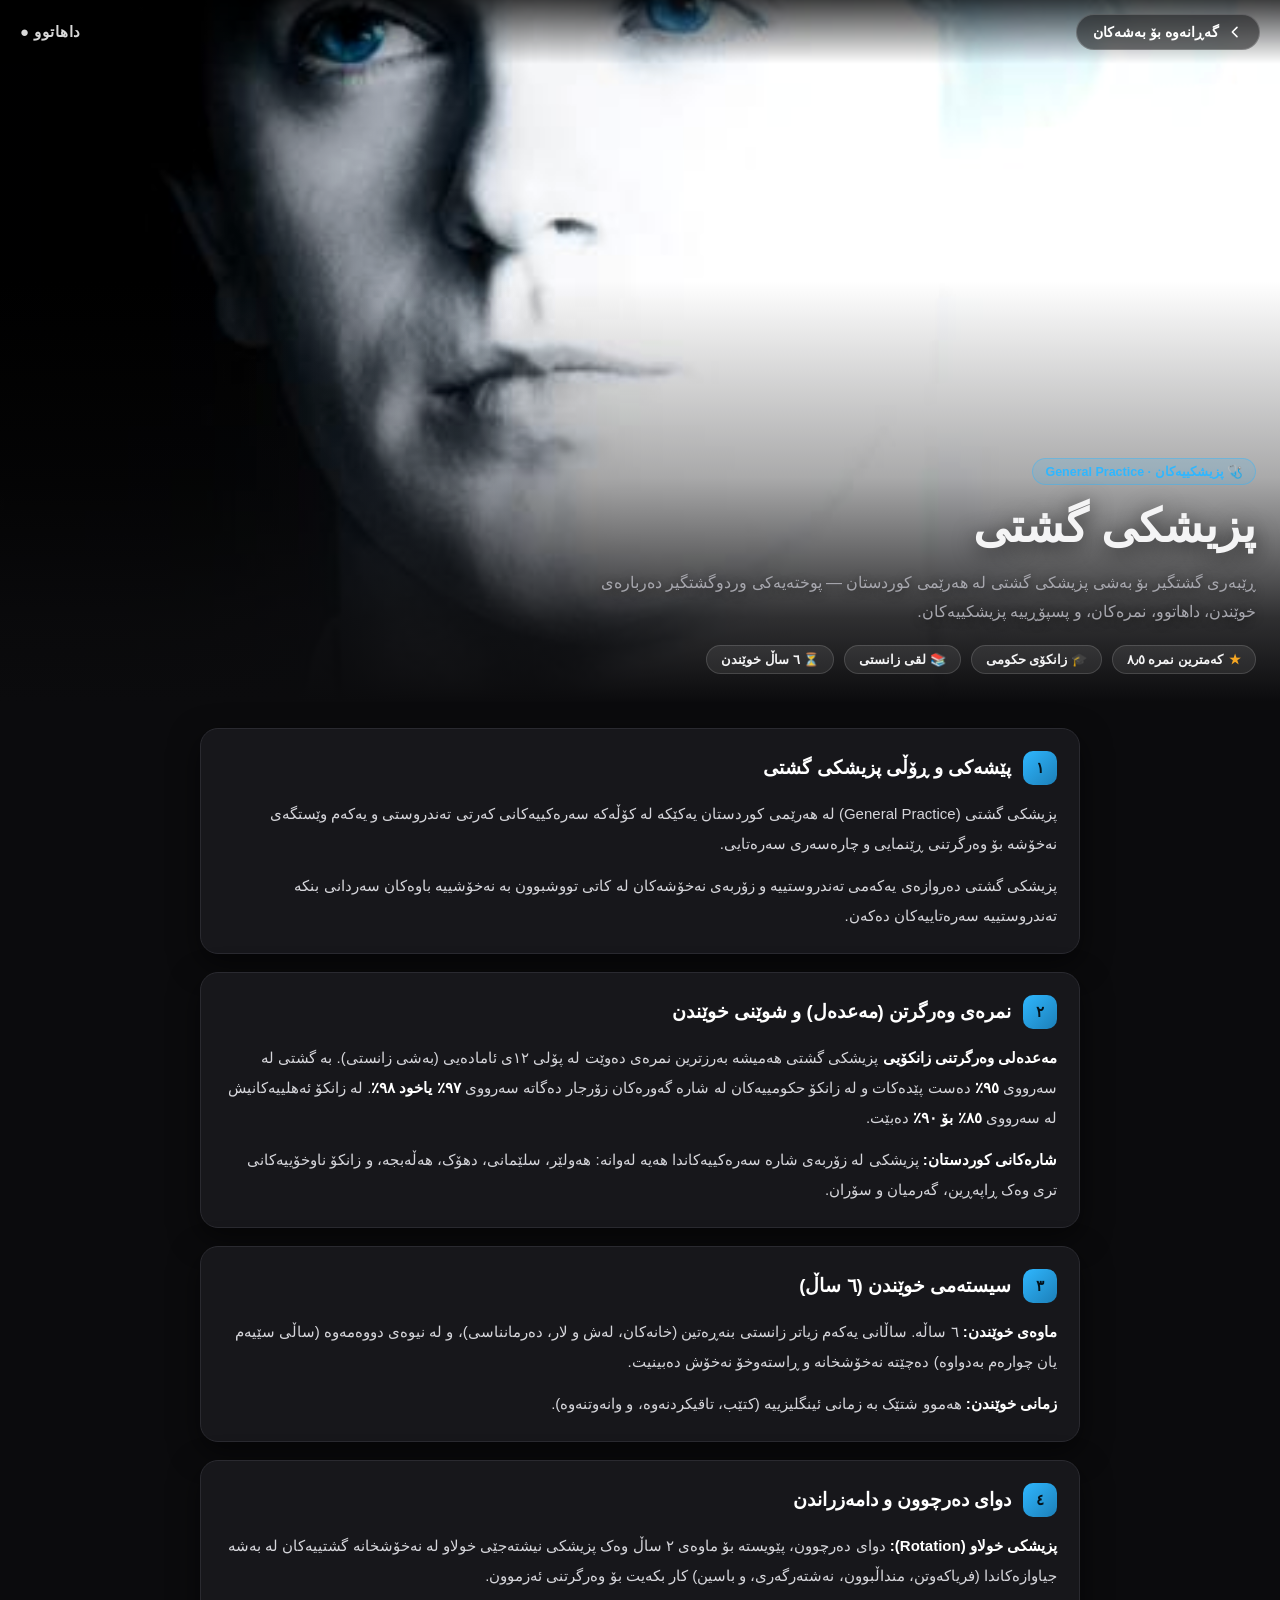
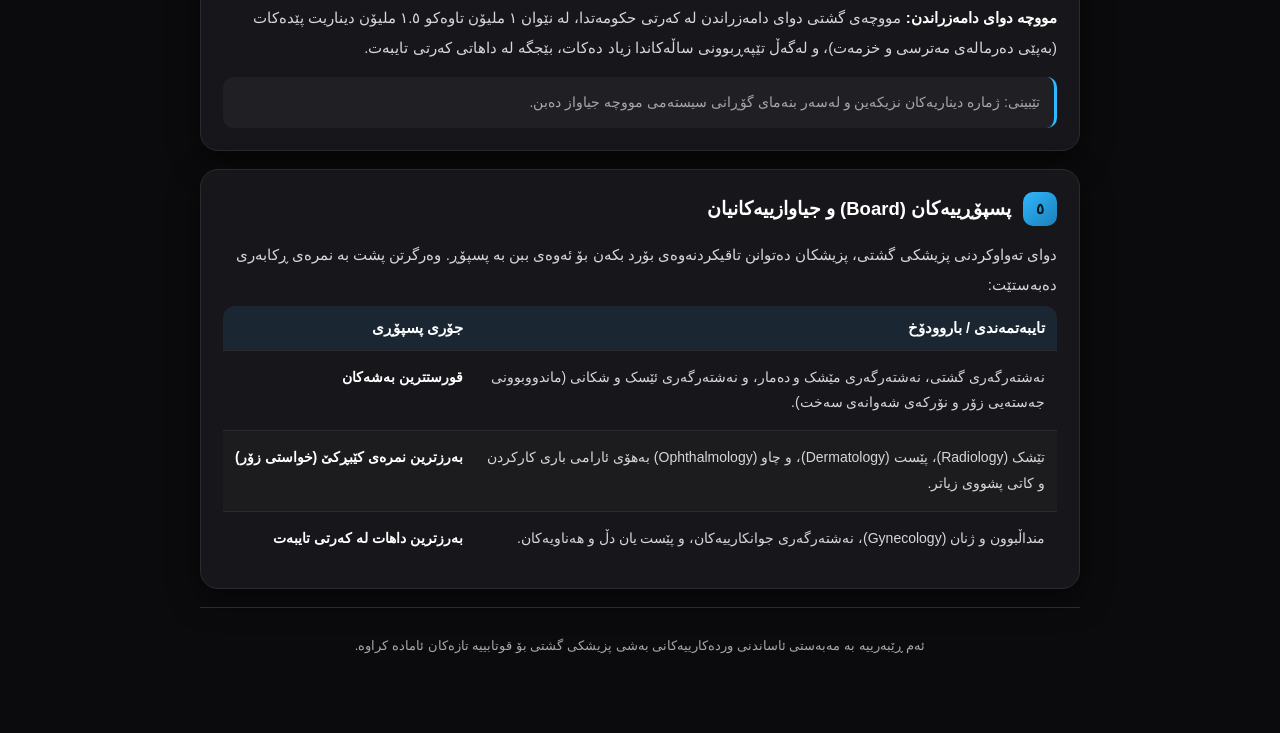
<file: medicine.html>
<!DOCTYPE html>
<html lang="ckb" dir="rtl">
<head>
<meta charset="UTF-8">
<meta name="viewport" content="width=device-width, initial-scale=1.0">
<title>پزیشکی گشتی | داهاتوو</title>
<style>
  :root{
    --bg:#0b0b0d;
    --surface:#17171b;
    --surface-2:#1f1f24;
    --text:#f4f4f5;
    --text-dim:#a6a6ad;
    --border:#2a2a30;
    --accent:#2fb7ff;
    --accent-2:#f5a623;
    --shadow: 0 10px 30px rgba(0,0,0,0.5);
  }
  *{box-sizing:border-box;}
  html,body{margin:0;padding:0;}
  body{
    font-family:"Segoe UI", Tahoma, "Noto Naskh Arabic", "Arial", sans-serif;
    background:var(--bg);
    color:var(--text);
    min-height:100vh;
  }
  a{color:inherit; text-decoration:none;}

  /* ===== TOP NAV ===== */
  .topnav{
    position:fixed; top:0; right:0; left:0; z-index:50;
    display:flex; align-items:center; justify-content:space-between;
    padding:14px 20px;
    background:linear-gradient(to bottom, rgba(0,0,0,0.75), rgba(0,0,0,0));
  }
  .back-btn{
    display:flex; align-items:center; gap:8px;
    background:rgba(20,20,22,0.55);
    border:1px solid rgba(255,255,255,0.18);
    backdrop-filter:blur(6px);
    color:#fff; font-weight:700; font-size:14px;
    padding:9px 16px; border-radius:30px;
  }
  .back-btn:hover{ background:rgba(40,40,44,0.75); }
  .topnav .brand{ font-weight:800; font-size:15px; letter-spacing:.5px; color:#fff; opacity:.85; }

  /* ===== HERO ===== */
  .hero{
    position:relative;
    width:100%;
    aspect-ratio:16/10;
    max-height:78vh;
    overflow:hidden;
    background:#000;
  }
  .hero img{
    width:100%; height:100%; object-fit:cover; display:block;
    filter:saturate(1.05) contrast(1.02);
  }
  /* Big black shadow/gradient beneath the hero image, blending into the
     content area below it so the poster feels like it "melts" into the text. */
  .hero::after{
    content:"";
    position:absolute; inset:0;
    background:
      linear-gradient(to top, var(--bg) 0%, rgba(11,11,13,0.85) 12%, rgba(11,11,13,0.35) 32%, rgba(11,11,13,0) 60%),
      linear-gradient(to right, rgba(0,0,0,0.55) 0%, rgba(0,0,0,0) 40%);
    pointer-events:none;
  }
  .hero-content{
    position:absolute; right:0; left:0; bottom:0;
    padding:0 24px 28px;
    z-index:2;
  }
  .hero-badge{
    display:inline-flex; align-items:center; gap:6px;
    background:rgba(47,183,255,0.15);
    border:1px solid rgba(47,183,255,0.4);
    color:var(--accent);
    font-weight:700; font-size:12.5px;
    padding:5px 12px; border-radius:20px;
    margin-bottom:14px;
  }
  .hero-title{
    font-size:clamp(26px, 5vw, 46px);
    font-weight:800;
    margin:0 0 8px;
    text-shadow:0 4px 22px rgba(0,0,0,0.7);
  }
  .hero-sub{
    font-size:clamp(13.5px, 2vw, 16px);
    color:var(--text-dim);
    max-width:680px;
    line-height:1.8;
    text-shadow:0 2px 10px rgba(0,0,0,0.6);
  }
  .hero-meta{
    display:flex; flex-wrap:wrap; align-items:center; gap:10px;
    margin-top:18px;
  }
  .meta-pill{
    display:flex; align-items:center; gap:6px;
    background:rgba(255,255,255,0.08);
    border:1px solid rgba(255,255,255,0.14);
    padding:6px 14px; border-radius:20px;
    font-size:13px; font-weight:700;
  }
  .meta-pill .star{ color:var(--accent-2); }

  /* ===== BODY ===== */
  .body-wrap{
    max-width:920px; margin:0 auto; padding:8px 20px 70px;
  }
  .section-block{
    background:var(--surface);
    border:1px solid var(--border);
    border-radius:18px;
    padding:22px 22px;
    margin:18px 0;
    box-shadow:var(--shadow);
  }
  .section-num-row{
    display:flex; align-items:center; gap:12px; margin-bottom:14px;
  }
  .section-num{
    flex:0 0 auto;
    width:34px; height:34px; border-radius:10px;
    background:linear-gradient(135deg, var(--accent), #1c7fb8);
    color:#04121a; font-weight:800; font-size:15px;
    display:flex; align-items:center; justify-content:center;
  }
  .section-title{
    font-size:18.5px; font-weight:800; color:#fff;
  }
  .section-body{
    color:#d6d6db; font-size:15px; line-height:2;
  }
  .section-body p{ margin:0 0 12px; }
  .section-body p:last-child{ margin-bottom:0; }
  .section-body b, .section-body strong{ color:#fff; }
  .sub-note{
    margin-top:14px; padding:12px 14px;
    background:var(--surface-2);
    border-right:3px solid var(--accent);
    border-radius:10px;
    font-size:14px; color:var(--text-dim); line-height:1.9;
  }

  /* ===== TABLE ===== */
  .board-table{
    width:100%; border-collapse:collapse; margin-top:6px;
    font-size:14px; overflow:hidden; border-radius:12px;
  }
  .board-table th{
    background:#1a2733; color:#fff; font-weight:800;
    padding:14px 12px; text-align:right; font-size:14.5px;
  }
  .board-table td{
    padding:14px 12px; border-top:1px solid var(--border);
    color:#d6d6db; line-height:1.85; vertical-align:top;
  }
  .board-table tr:nth-child(even) td{ background:rgba(255,255,255,0.02); }
  .board-table td:last-child, .board-table th:last-child{
    font-weight:800; color:#fff; white-space:nowrap; width:190px;
  }

  /* ===== FOOTER NOTE ===== */
  .footer-note{
    text-align:center; color:var(--text-dim); font-size:13px;
    padding:30px 20px 10px; border-top:1px solid var(--border); margin-top:10px;
  }

  @media (max-width:640px){
    .hero{ aspect-ratio:3/4; max-height:66vh; }
    .board-table{ font-size:13px; }
    .board-table td:last-child, .board-table th:last-child{ width:130px; }
  }
</style>
</head>
<body>

<div class="topnav">
  <a class="back-btn" href="index.html">
    <svg width="16" height="16" viewBox="0 0 24 24" fill="none"><path d="M9 5l7 7-7 7" stroke="currentColor" stroke-width="2.3" stroke-linecap="round" stroke-linejoin="round" transform="rotate(180 12 12)"/></svg>
    <span>گەڕانەوە بۆ بەشەکان</span>
  </a>
  <div class="brand">داهاتوو ●</div>
</div>

<section class="hero">
  <img src="[data-uri]" alt="پزیشکی گشتی">
  <div class="hero-content">
    <div class="hero-badge">🩺 پزیشکییەکان · General Practice</div>
    <h1 class="hero-title">پزیشکی گشتی</h1>
    <p class="hero-sub">ڕێبەری گشتگیر بۆ بەشی پزیشکی گشتی لە هەرێمی کوردستان — پوختەیەکی وردوگشتگیر دەربارەی خوێندن، داهاتوو، نمرەکان، و پسپۆڕییە پزیشکییەکان.</p>
    <div class="hero-meta">
      <span class="meta-pill"><span class="star">★</span> کەمترین نمرە ٨٫٥</span>
      <span class="meta-pill">🎓 زانکۆی حکومی</span>
      <span class="meta-pill">📚 لقی زانستی</span>
      <span class="meta-pill">⏳ ٦ ساڵ خوێندن</span>
    </div>
  </div>
</section>

<main class="body-wrap">

  <div class="section-block">
    <div class="section-num-row">
      <div class="section-num">١</div>
      <div class="section-title">پێشەکی و ڕۆڵی پزیشکی گشتی</div>
    </div>
    <div class="section-body">
      <p>پزیشکی گشتی (General Practice) لە هەرێمی کوردستان یەکێکە لە کۆڵەکە سەرەکییەکانی کەرتی تەندروستی و یەکەم وێستگەی نەخۆشە بۆ وەرگرتنی ڕێنمایی و چارەسەری سەرەتایی.</p>
      <p>پزیشکی گشتی دەروازەی یەکەمی تەندروستییە و زۆربەی نەخۆشەکان لە کاتی تووشبوون بە نەخۆشییە باوەکان سەردانی بنکە تەندروستییە سەرەتاییەکان دەکەن.</p>
    </div>
  </div>

  <div class="section-block">
    <div class="section-num-row">
      <div class="section-num">٢</div>
      <div class="section-title">نمرەی وەرگرتن (مەعدەل) و شوێنی خوێندن</div>
    </div>
    <div class="section-body">
      <p><b>مەعدەلی وەرگرتنی زانکۆیی</b> پزیشکی گشتی هەمیشە بەرزترین نمرەی دەوێت لە پۆلی ١٢ی ئامادەیی (بەشی زانستی). بە گشتی لە سەرووی <b>٩٥٪</b> دەست پێدەکات و لە زانکۆ حکومییەکان لە شارە گەورەکان زۆرجار دەگاتە سەرووی <b>٩٧٪ یاخود ٩٨٪</b>. لە زانکۆ ئەهلییەکانیش لە سەرووی <b>٨٥٪ بۆ ٩٠٪</b> دەبێت.</p>
      <p><b>شارەکانی کوردستان:</b> پزیشکی لە زۆربەی شارە سەرەکییەکاندا هەیە لەوانە: هەولێر، سلێمانی، دهۆک، هەڵەبجە، و زانکۆ ناوخۆییەکانی تری وەک ڕاپەڕین، گەرمیان و سۆران.</p>
    </div>
  </div>

  <div class="section-block">
    <div class="section-num-row">
      <div class="section-num">٣</div>
      <div class="section-title">سیستەمی خوێندن (٦ ساڵ)</div>
    </div>
    <div class="section-body">
      <p><b>ماوەی خوێندن:</b> ٦ ساڵە. ساڵانی یەکەم زیاتر زانستی بنەڕەتین (خانەکان، لەش و لار، دەرمانناسی)، و لە نیوەی دووەمەوە (ساڵی سێیەم یان چوارەم بەدواوە) دەچێتە نەخۆشخانە و ڕاستەوخۆ نەخۆش دەبینیت.</p>
      <p><b>زمانی خوێندن:</b> هەموو شتێک بە زمانی ئینگلیزییە (کتێب، تاقیکردنەوە، و وانەوتنەوە).</p>
    </div>
  </div>

  <div class="section-block">
    <div class="section-num-row">
      <div class="section-num">٤</div>
      <div class="section-title">دوای دەرچوون و دامەزراندن</div>
    </div>
    <div class="section-body">
      <p><b>پزیشکی خولاو (Rotation):</b> دوای دەرچوون، پێویستە بۆ ماوەی ٢ ساڵ وەک پزیشکی نیشتەجێی خولاو لە نەخۆشخانە گشتییەکان لە بەشە جیاوازەکاندا (فریاکەوتن، منداڵبوون، نەشتەرگەری، و باسین) کار بکەیت بۆ وەرگرتنی ئەزموون.</p>
      <p><b>مووچە دوای دامەزراندن:</b> مووچەی گشتی دوای دامەزراندن لە کەرتی حکومەتدا، لە نێوان ١ ملیۆن تاوەکو ١.٥ ملیۆن دیناریت پێدەکات (بەپێی دەرمالەی مەترسی و خزمەت)، و لەگەڵ تێپەڕبوونی ساڵەکاندا زیاد دەکات، بێجگە لە داهاتی کەرتی تایبەت.</p>
      <div class="sub-note">تێبینی: ژمارە دیناریەکان نزیکەین و لەسەر بنەمای گۆڕانی سیستەمی مووچە جیاواز دەبن.</div>
    </div>
  </div>

  <div class="section-block">
    <div class="section-num-row">
      <div class="section-num">٥</div>
      <div class="section-title">پسپۆڕییەکان (Board) و جیاوازییەکانیان</div>
    </div>
    <div class="section-body">
      <p>دوای تەواوکردنی پزیشکی گشتی، پزیشکان دەتوانن تاقیکردنەوەی بۆرد بکەن بۆ ئەوەی ببن بە پسپۆڕ. وەرگرتن پشت بە نمرەی ڕکابەری دەبەستێت:</p>
    </div>
    <table class="board-table">
      <thead>
        <tr>
          <th>تایبەتمەندی / باروودۆخ</th>
          <th>جۆری پسپۆڕی</th>
        </tr>
      </thead>
      <tbody>
        <tr>
          <td>نەشتەرگەری گشتی، نەشتەرگەری مێشک و دەمار، و نەشتەرگەری ئێسک و شکانی (ماندووبوونی جەستەیی زۆر و نۆرکەی شەوانەی سەخت).</td>
          <td>قورستترین بەشەکان</td>
        </tr>
        <tr>
          <td>تێشک (Radiology)، پێست (Dermatology)، و چاو (Ophthalmology) بەهۆی ئارامی باری کارکردن و کاتی پشووی زیاتر.</td>
          <td>بەرزترین نمرەی کێبڕکێ (خواستی زۆر)</td>
        </tr>
        <tr>
          <td>منداڵبوون و ژنان (Gynecology)، نەشتەرگەری جوانکارییەکان، و پێست یان دڵ و هەناویەکان.</td>
          <td>بەرزترین داهات لە کەرتی تایبەت</td>
        </tr>
      </tbody>
    </table>
  </div>

  <div class="footer-note">
    ئەم ڕێبەرییە بە مەبەستی ئاساندنی وردەکارییەکانی بەشی پزیشکی گشتی بۆ قوتابییە تازەکان ئامادە کراوە.
  </div>

</main>

</body>
</html>
</file>
